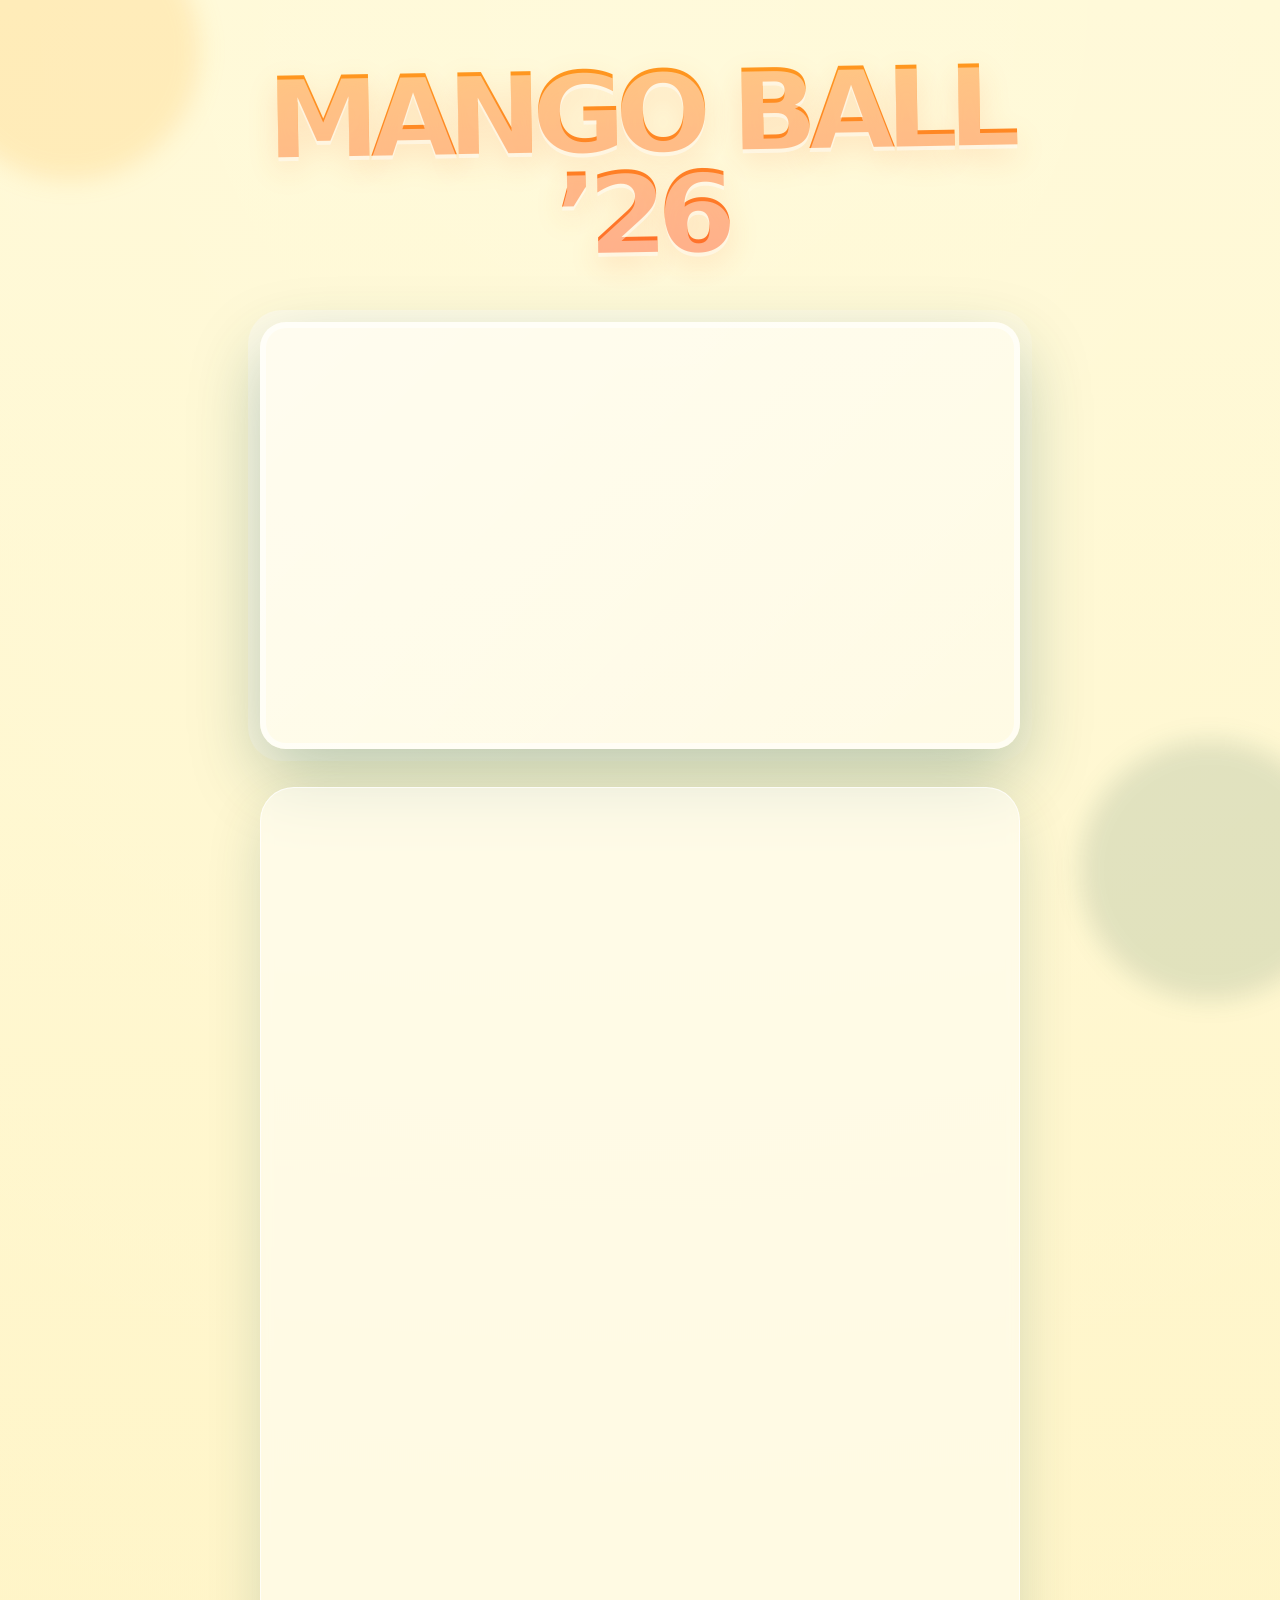
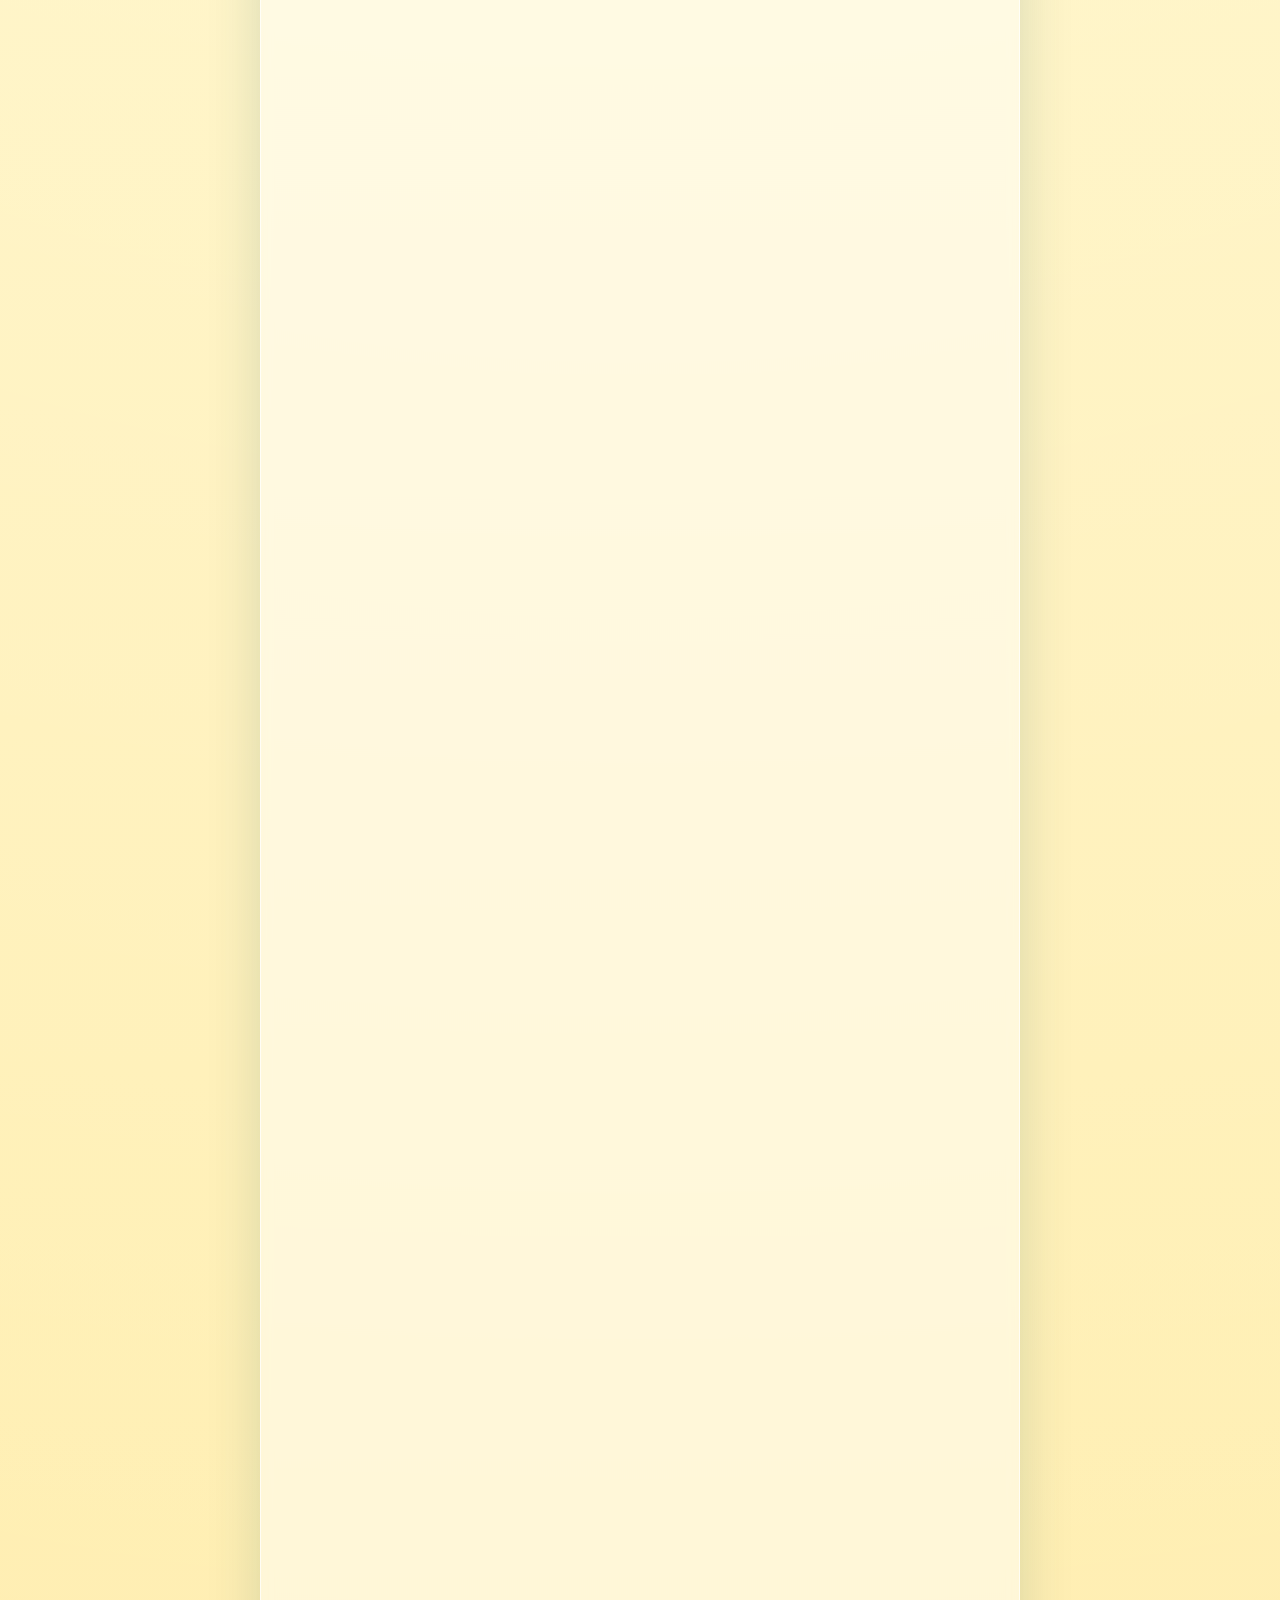
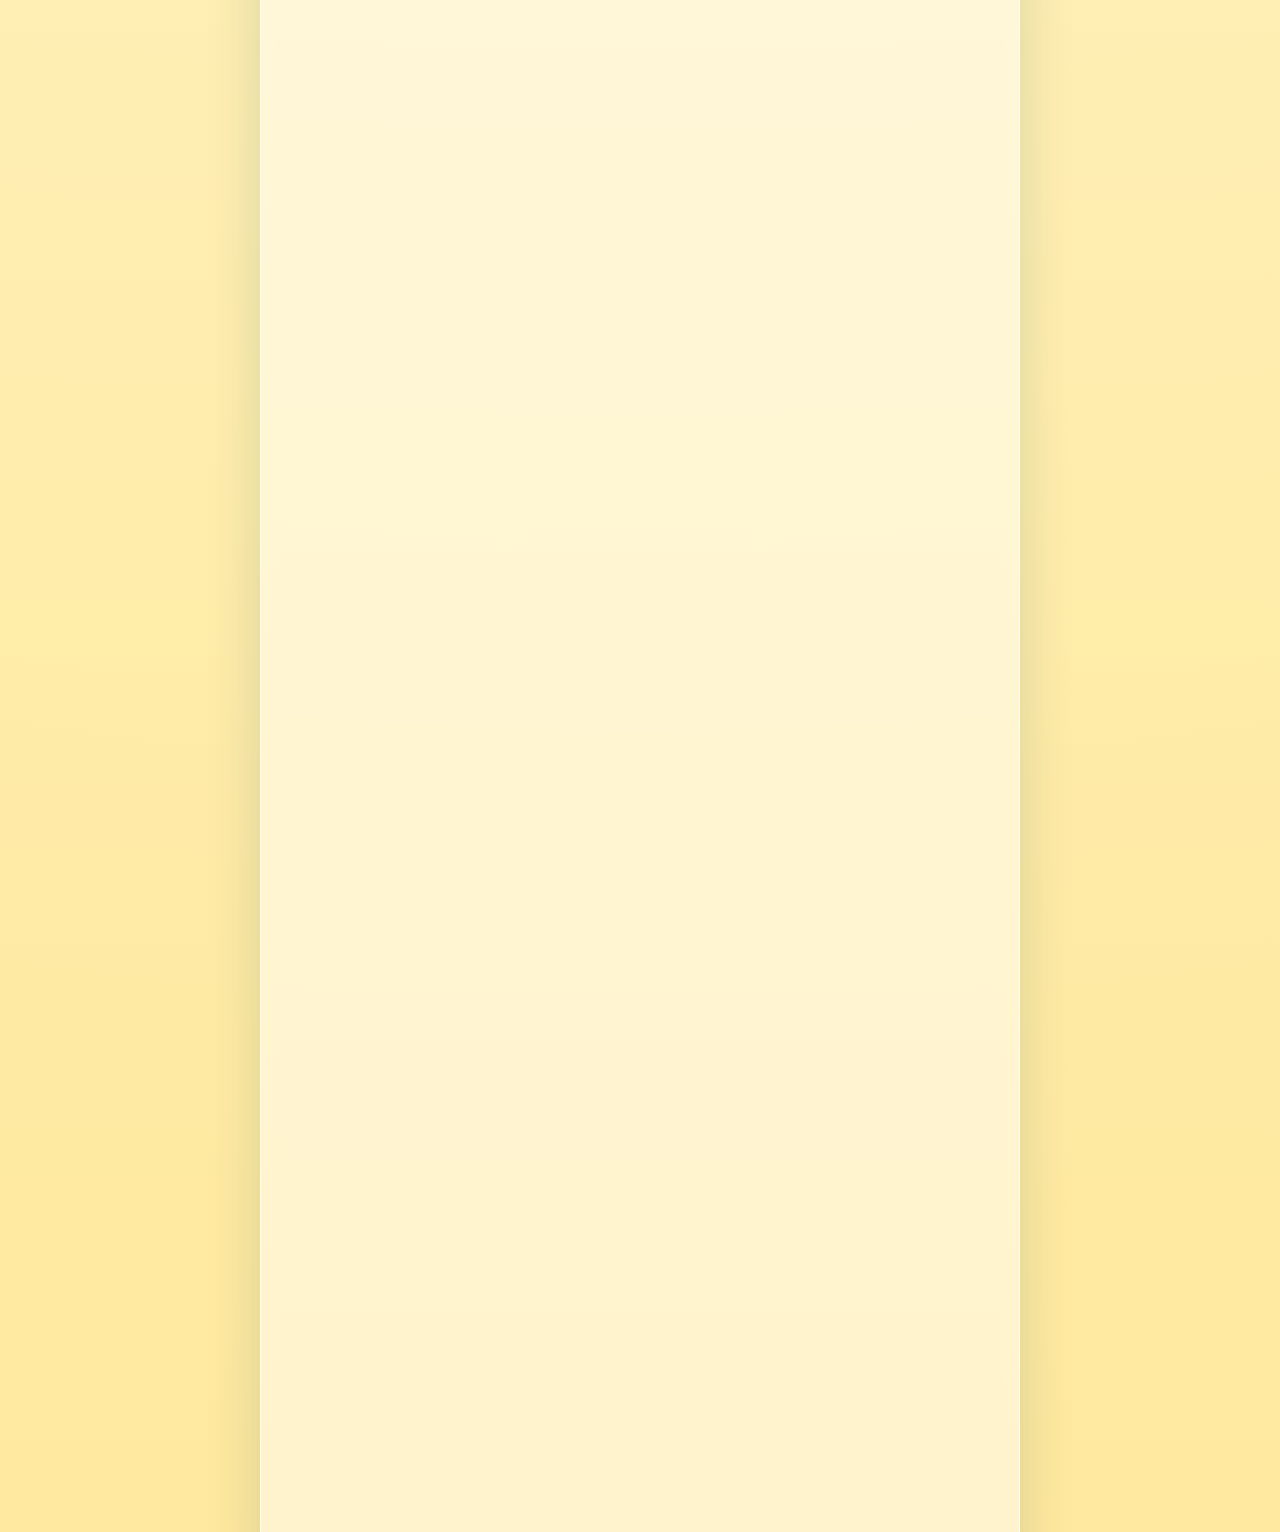
<file: index.html>
<!DOCTYPE html>
<html lang="en">
<head>
  <meta charset="UTF-8" />
  <meta name="viewport" content="width=device-width, initial-scale=1.0" />

  <title>Mango Ball 2026</title>

  <!-- Helps the YouTube embed connect a little faster -->
  <link rel="preconnect" href="https://www.youtube-nocookie.com" />
  <link rel="preconnect" href="https://www.youtube.com" />
  <link rel="preconnect" href="https://i.ytimg.com" />

  <style>
    :root {
      --mango: #ffb32c;
      --orange: #ff7a2f;
      --leaf: #0b4b3f;
    }

    * {
      box-sizing: border-box;
    }

    body {
      margin: 0;
      min-height: 100vh;
      font-family: system-ui, -apple-system, BlinkMacSystemFont, "Segoe UI", sans-serif;
      background:
        radial-gradient(circle at top, rgba(255,255,255,0.35), transparent 40%),
        linear-gradient(180deg, #fff7c8 0%, #ffd76c 100%);
      color: var(--leaf);
      overflow-x: hidden;
    }

    body::before,
    body::after {
      content: "";
      position: fixed;
      width: 260px;
      height: 260px;
      border-radius: 50%;
      filter: blur(12px);
      z-index: -1;
      pointer-events: none;
    }

    body::before {
      top: -80px;
      left: -60px;
      background: rgba(255, 179, 44, 0.18);
    }

    body::after {
      bottom: -100px;
      right: -60px;
      background: rgba(11, 75, 63, 0.12);
    }

    .page {
      width: min(100%, 980px);
      margin: 0 auto;
      padding: 24px 18px 42px;
      text-align: center;
    }

    .top {
      margin-bottom: 28px;
      padding: 20px 12px 4px;
    }

    .eyebrow {
      display: inline-block;
      padding: 9px 16px;
      border-radius: 999px;
      background: rgba(255,255,255,0.5);
      backdrop-filter: blur(6px);
      border: 1px solid rgba(255,255,255,0.65);
      font-size: 0.8rem;
      font-weight: 800;
      letter-spacing: 0.08em;
      text-transform: uppercase;
      box-shadow: 0 10px 24px rgba(255, 179, 44, 0.16);
    }

    h1 {
      margin: 18px 0 20px;
      font-size: clamp(3.3rem, 12vw, 7rem);
      line-height: 0.9;
      letter-spacing: -0.08em;
      text-transform: uppercase;
      background: linear-gradient(180deg, #ff9a1f 0%, #ff6d2d 100%);
      -webkit-background-clip: text;
      -webkit-text-fill-color: transparent;
      text-shadow:
        0 4px 0 rgba(255,255,255,0.45),
        0 12px 30px rgba(255, 122, 47, 0.18);
      transform: rotate(-1deg);
    }

    .button {
      display: inline-block;
      padding: 16px 30px;
      border-radius: 999px;
      background: linear-gradient(135deg, var(--leaf), #106b59);
      color: white;
      text-decoration: none;
      font-weight: 800;
      font-size: 1rem;
      box-shadow: 0 14px 30px rgba(11, 75, 63, 0.2);
      border: 2px solid rgba(255,255,255,0.25);
      transition: transform 0.2s ease, box-shadow 0.2s ease;
    }

    .button:hover {
      transform: translateY(-2px);
      box-shadow: 0 18px 36px rgba(11, 75, 63, 0.28);
    }

    /* Video */
    .video-section {
      width: min(100%, 760px);
      margin: 34px auto 34px;
      position: relative;
    }

    .video-section::before {
      content: "";
      position: absolute;
      inset: -12px;
      border-radius: 34px;
      background: linear-gradient(135deg, rgba(255,255,255,0.4), rgba(255,255,255,0.08));
      z-index: -1;
    }

    .video-frame {
      position: relative;
      width: 100%;
      aspect-ratio: 16 / 9;
      overflow: hidden;
      border-radius: 26px;
      box-shadow: 0 28px 70px rgba(11, 75, 63, 0.28);
      border: 6px solid rgba(255,255,255,0.55);
      background: rgba(255,255,255,0.35);
    }

    .video-frame iframe {
      position: absolute;
      inset: 0;
      width: 100%;
      height: 100%;
      border: 0;
    }

    /* Credits */
    .credits {
      width: min(100%, 760px);
      margin: 38px auto 0;
      padding: 30px 22px;
      border-radius: 34px;
      background: rgba(255,255,255,0.48);
      border: 1px solid rgba(255,255,255,0.72);
      box-shadow: 0 22px 54px rgba(11, 75, 63, 0.16);
      backdrop-filter: blur(6px);
      text-align: left;
      content-visibility: auto;
      contain-intrinsic-size: 1400px;
    }

    .credits h2 {
      margin: 0 0 8px;
      text-align: center;
      font-size: clamp(2.2rem, 7vw, 4.2rem);
      line-height: 0.95;
      letter-spacing: -0.06em;
      text-transform: uppercase;
      color: var(--orange);
    }

    .credits-intro {
      margin: 0 auto 28px;
      max-width: 620px;
      text-align: center;
      font-weight: 750;
      font-size: 1.05rem;
      line-height: 1.45;
    }

    .credits-grid {
      display: grid;
      grid-template-columns: repeat(2, minmax(0, 1fr));
      gap: 18px;
    }

    .credit-card {
      padding: 20px;
      border-radius: 22px;
      background: rgba(255,255,255,0.5);
      border: 1px solid rgba(255,255,255,0.75);
    }

    .credit-card.wide {
      grid-column: 1 / -1;
    }

    .credit-card h3 {
      margin: 0 0 12px;
      color: var(--orange);
      font-size: 1rem;
      letter-spacing: 0.04em;
      text-transform: uppercase;
    }

    .credit-card p,
    .credit-card ul {
      margin: 0;
      font-size: 0.98rem;
      line-height: 1.5;
    }

    .credit-card ul {
      list-style: none;
      padding: 0;
      columns: 2;
      column-gap: 26px;
    }

    .credit-card li {
      break-inside: avoid;
      margin-bottom: 5px;
    }

    .closing {
      margin: 28px auto 0;
      max-width: 720px;
      text-align: center;
      font-weight: 850;
      font-size: 1.15rem;
      line-height: 1.45;
    }

    /* Smaller flyer beneath credits */
    .flyer-wrap {
      width: min(100%, 420px);
      margin: 34px auto 0;
      position: relative;
    }

    .flyer-wrap::before {
      content: "";
      position: absolute;
      inset: -10px;
      border-radius: 28px;
      background: linear-gradient(135deg, rgba(255,255,255,0.4), rgba(255,255,255,0.08));
      z-index: -1;
    }

    .flyer {
      width: 100%;
      display: block;
      border-radius: 20px;
      box-shadow: 0 20px 46px rgba(11, 75, 63, 0.22);
      border: 5px solid rgba(255,255,255,0.55);
    }

    @media (max-width: 700px) {
      .page {
        padding: 14px 8px 28px;
      }

      .top {
        padding: 8px 8px 0;
        margin-bottom: 18px;
      }

      .eyebrow {
        font-size: 0.72rem;
        padding: 8px 13px;
      }

      h1 {
        margin: 14px auto 18px;
        font-size: clamp(2.7rem, 14.5vw, 4.6rem);
        letter-spacing: -0.075em;
        line-height: 0.92;
        max-width: 95vw;
      }

      .button {
        width: min(100%, 360px);
        padding: 15px 20px;
        font-size: 0.95rem;
      }

      .video-section {
        width: min(100%, 360px);
        margin-top: 26px;
        margin-bottom: 30px;
      }

      .video-section::before {
        inset: -7px;
        border-radius: 22px;
      }

      .video-frame {
        border-radius: 16px;
        border-width: 4px;
      }

      .credits {
        width: min(100%, 360px);
        margin-top: 30px;
        padding: 22px 14px;
        border-radius: 24px;
      }

      .credits-grid {
        grid-template-columns: 1fr;
        gap: 14px;
      }

      .credit-card {
        padding: 16px;
        border-radius: 18px;
      }

      .credit-card ul {
        columns: 1;
      }

      .flyer-wrap {
        width: min(100%, 300px);
        margin-top: 28px;
      }

      .flyer-wrap::before {
        inset: -7px;
        border-radius: 22px;
      }

      .flyer {
        border-radius: 16px;
        border-width: 4px;
      }
    }
  </style>
</head>

<body>
  <main class="page">
    
    <section class="top">
      <h1>Mango Ball ’26</h1>


    </section>

    <section class="video-section" aria-label="Mango Ball video">
      <div class="video-frame">
        <iframe
          src="https://www.youtube-nocookie.com/embed/F3c6nmSqf4I?rel=0&modestbranding=1&playsinline=1"
          title="Mango Ball video"
          loading="lazy"
          allow="accelerometer; autoplay; clipboard-write; encrypted-media; gyroscope; picture-in-picture; web-share"
          referrerpolicy="strict-origin-when-cross-origin"
          allowfullscreen>
        </iframe>
      </div>
    </section>

    <section class="credits" aria-labelledby="credits-title">
      <h2 id="credits-title">Thank You</h2>

      <p class="credits-intro">
        This year we had 70+ individuals and businesses help make Mango Ball happen. Endless love and gratitude to everyone who helped, everyone who participated in the raffle, and everyone who came and danced with us.
      </p>

      <div class="credits-grid">
        <article class="credit-card">
          <h3>Venue</h3>
          <p>Logan Moises</p>
        </article>

        <article class="credit-card">
          <h3>DJs</h3>
          <ul>
            <li>Cereza</li>
            <li>Pressure Point</li>
            <li>Saturnsarii</li>
            <li>Pink Bone</li>
            <li>Java Plum</li>
            <li>Duun</li>
            <li>Fear of Corners</li>
            <li>Egyptian Helicopter</li>
            <li>Xilla</li>
          </ul>
        </article>

        <article class="credit-card">
          <h3>Flyer</h3>
          <p>Shelby Slayden</p>
        </article>

        <article class="credit-card">
          <h3>Audio Visual</h3>
          <ul>
            <li>Victor Princiotta — Wave Ray Productions</li>
            <li>Gavin J Burnett</li>
            <li>Derek Gabaldon</li>
            <li>Nick Harrington</li>
            <li>Benjamin Chomitz</li>
          </ul>
        </article>

        <article class="credit-card wide">
          <h3>Art</h3>
          <ul>
            <li>Penny Crane — Mango Disco Balls</li>
            <li>Jennie Perri &amp; Fernando Torres — Fortune Booth</li>
            <li>Marlee Gleiberman &amp; Adriana Riley — Mango Tree Sculpture</li>
            <li>Catherine Crotty — Wish Station</li>
            <li>Benjamin Chomitz — Mango Cam photos</li>
            <li>Allyssa Cili — Miniature Bug Mango Disco</li>
            <li>Amanda Lewan — Mango Mirrors</li>
            <li>Sara Haley — Mango-toe Booth</li>
            <li>Cory Penca — Mango Dome</li>
            <li>CC &amp; Shelby Slayden — Syd the Seed</li>
            <li>O, Miami — Mango Poems &amp; Fruit Stickers</li>
            <li>Monica Berra — Fruit picker lamps</li>
            <li>Derek Gabaldon — DJ Booth Spinning Logo Projection</li>
            <li>Francesca Hawthorne — Poem box</li>
            <li>Jared Simon — Make up your own title jared</li>
            <li>Kayla Delacerda — Mango Video Projections</li>
          </ul>
        </article>

        <article class="credit-card">
          <h3>Silent Art Auction</h3>
          <ul>
            <li>Jayme Kaye Gershen</li>
            <li>Orlando Castro</li>
            <li>Magnus Sodamin</li>
            <li>Thomas Bils</li>
            <li>Sam Speed</li>
            <li>Benjamin Chomitz</li>
          </ul>
        </article>

        <article class="credit-card">
          <h3>Decor</h3>
          <ul>
            <li>Catherine Crotty</li>
            <li>Penny Crane</li>
            <li>Derek Gabaldon</li>
            <li>Victor Princiotta — Wave Ray Productions</li>
            <li>Emery Matson</li>
            <li>Logan Moises</li>
            <li>Laura Hinkes</li>
            <li>Marlee Gleiberman</li>
            <li>Adriana Riley</li>
          </ul>
        </article>

        <article class="credit-card">
          <h3>Fundraiser Art Raffle</h3>
          <ul>
            <li>Magnus Sodamin</li>
            <li>James Jackman</li>
            <li>Thomas Bils</li>
            <li>Benjamin Chomitz</li>
          </ul>
        </article>

        <article class="credit-card wide">
          <h3>Food and Drink</h3>
          <ul>
            <li>Sam Kraft — Chawargaritas, coolers, ice &amp; custom color changing mood cups</li>
            <li>Marshall Hendrickson &amp; Valeria Alvarez/Peel — Mango soft serve</li>
            <li>Sam Speed — Empanadas</li>
            <li>CC &amp; Kris Wessel — Sandwiches</li>
            <li>Alan Alarcon/Cardinal Film Lab — Water jugs</li>
            <li>Christian Kamrath &amp; Ana Tarano — Water bottles</li>
            <li>Jennie Perri — Mango jello shots</li>
            <li>Marin Dearie — Tajin jello shots</li>
            <li>Amanda Lewan — Mango sticky rice</li>
            <li>Megan Diaz — Mango fizz</li>
            <li>Natasha Tomchin/Beatriz Chachamovits — Mango cheesecake</li>
            <li>Simon Caicedo/El Bagel — Bagels</li>
            <li>Fernando Diaz — Spanish Tortilla</li>
            <li>Bella Reyes — Boiled peanut mango salsa</li>
            <li>Katie Reid — Beer keg</li>
            <li>Mystery! Who made this? — Butter mochi</li>
            <li>Lucas Cravero — BRĒZ</li>
            <li>Evan Marcus — Chawar</li>
            <li>Jayme Kaye Gershen — Mango bread</li>
            <li>James Jackman — Pizza</li>
            <li>Kelsey Flitter — Lychee martini</li>
            <li>Sarah Hinkes — Mango shells</li>
            <li>Janet Penca — Mango Salsa</li>
            <li>Bagel — Mango cocktail thing</li>
            <li>Adam Gersten — Bar support</li>
          </ul>
        </article>

        <article class="credit-card wide">
          <h3>Set Up</h3>
          <ul>
            <li>Adriana Riley</li>
            <li>Alan Alarcon</li>
            <li>Alejandro Villegas</li>
            <li>Allyssa Cili</li>
            <li>Amanda Lewan</li>
            <li>Ana Paz</li>
            <li>Beatriz Chachamovits</li>
            <li>Bella Reyes</li>
            <li>Benjamin Chomitz</li>
            <li>Bradley Schneider</li>
            <li>Cailen Caplan</li>
            <li>Catherine Crotty</li>
            <li>CC</li>
            <li>Cory Penca</li>
            <li>Derek Gabaldon</li>
            <li>Emery Matson</li>
            <li>Fernando Diaz</li>
            <li>Fernando Torres</li>
            <li>Haiwen</li>
            <li>Hannah Blizzard</li>
            <li>Jared Simon</li>
            <li>Jennie Perri</li>
            <li>Kris Wessel</li>
            <li>Lauren Reilly</li>
            <li>Logan Moises</li>
            <li>Marin Dearie</li>
            <li>Marlee Gleiberman</li>
            <li>Marlon Ammann</li>
            <li>Megan Diaz</li>
            <li>Monica Berra</li>
            <li>Naomi Davis</li>
            <li>Natasha Portuondo</li>
            <li>Nick Harrington</li>
            <li>Penny Crane</li>
            <li>Sam Kraft</li>
            <li>Sam Speed</li>
            <li>Sandy Heyaime</li>
            <li>Sara Haley</li>
            <li>Sarah Hinkes</li>
            <li>Shelby Slayden</li>
            <li>Thomas Bils</li>
          </ul>
        </article>

        <article class="credit-card wide">
          <h3>Break Down and Clean Up</h3>
          <ul>
            <li>Adriana Riley</li>
            <li>Alejandro Villegas</li>
            <li>Alexander Hayes</li>
            <li>Alexis Reynolds</li>
            <li>Amanda Lewan</li>
            <li>Ana Tarano</li>
            <li>Benjamin Chomitz</li>
            <li>Cailen Caplan</li>
            <li>Catherine Crotty</li>
            <li>Corinna Wollmann</li>
            <li>Cory Penca</li>
            <li>Derek Gabaldon</li>
            <li>Fernando Torres</li>
            <li>Haiwen</li>
            <li>Jared Simon</li>
            <li>Jennie Perri</li>
            <li>Lauren Reilly</li>
            <li>Logan Moises</li>
            <li>Marlee Gleiberman</li>
            <li>Megan Diaz</li>
            <li>Monica Berra</li>
            <li>Monica Rasmussen</li>
            <li>Natasha Portuondo</li>
            <li>Nick Harrington</li>
            <li>Penny Crane</li>
            <li>Sam Kraft</li>
            <li>Sam Speed</li>
            <li>Sandy Heyaime</li>
            <li>Sara Haley</li>
            <li>Sarah Hinkes</li>
            <li>Shelby Slayden</li>
            <li>Victor Princiotta</li>
          </ul>
        </article>
      </div>

      <p class="closing">
        If we missed anyone we are sorry and we love you!<br />
        Mango Ball Forever
      </p>
    </section>

    <section class="flyer-wrap" aria-label="Mango Ball flyer">
      <img
        class="flyer"
        src="Mango_Ball2026small.JPG"
        alt="Mango Ball 2026 flyer"
        loading="lazy"
        decoding="async"
      />
    </section>
  </main>
</body>
</html>
</file>
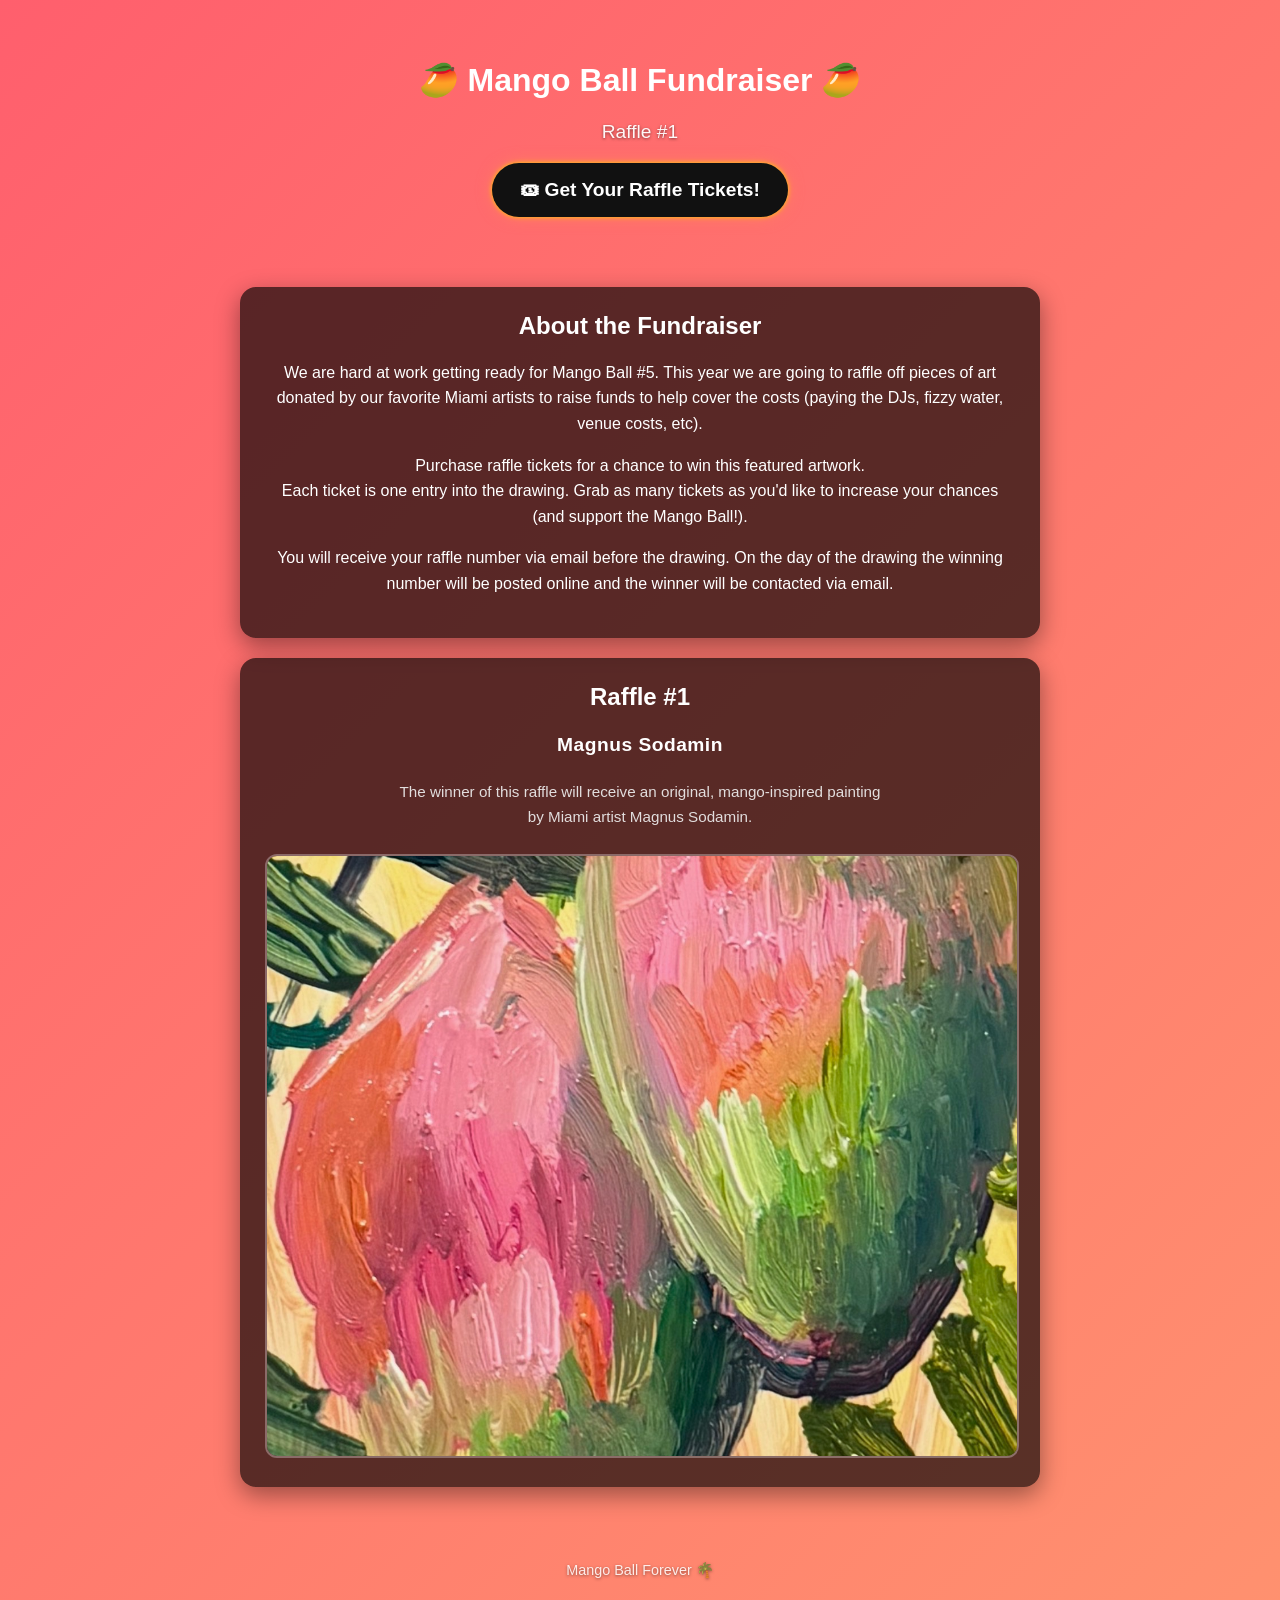
<file: raffle1.html>
<!DOCTYPE html>
<html lang="en">
<head>
  <meta charset="UTF-8" />
  <meta name="viewport" content="width=device-width, initial-scale=1.0" />
  <title>Mango Ball Raffle</title>

  <!-- Link to external CSS -->
  <link rel="stylesheet" href="style.css">
</head>

<body>

  <header>
    <h1>🥭 Mango Ball Fundraiser 🥭</h1>
    <p>Raffle #1</p>

    <div class="cta-top">
      <a href="https://www.zeffy.com/en-US/ticketing/mango-ball-2026-fundraiser-art-raffle" target="_blank">
        🎟 Get Your Raffle Tickets!
      </a>
    </div>
  </header>

  <div class="container">

    <div class="card">
      <h2>About the Fundraiser</h2>
      <p>
        We are hard at work getting ready for Mango Ball #5. 
        This year we are going to raffle off pieces of art donated by our favorite 
        Miami artists to raise funds to help cover the costs (paying the DJs, fizzy water, venue costs, etc).
      </p>
      <p> Purchase raffle tickets for a chance to win this featured artwork.<br>
        Each ticket is one entry into the drawing.
       Grab as many tickets as you'd like to increase your chances (and support the Mango Ball!).</p>
      <p>You will receive your raffle number via email before the drawing. On the day of the drawing the winning number will be posted online and the winner will be contacted via email.</p></o>
    </div>


    <div class="card art-section">
      <h2>Raffle #1</h2>
      <p class="artist-name">Magnus Sodamin</p>
      <p class="art-description">
      The winner of this raffle will receive an original, mango-inspired painting by Miami artist Magnus Sodamin. 
      </p>
      <img src="magnus.jpg" alt="Artwork by Magnus Sodamin">
    </div>

  </div>

  <footer>
    <p>Mango Ball Forever 🌴</p>
  </footer>

</body>
</html>
</file>
<file: style.css>
/* Global styles */
body {
  margin: 0;
  font-family: 'Arial', sans-serif;
  background: linear-gradient(135deg, #ff5f6d, #ffc371, #00c9a7);
  background-size: 400% 400%;
  animation: gradientShift 12s ease infinite;
  color: #fff;
  text-align: center;
}

@keyframes gradientShift {
  0% { background-position: 0% 50%; }
  50% { background-position: 100% 50%; }
  100% { background-position: 0% 50%; }
}

/* Header */
header {
  padding: 40px 20px 20px;
}

header h1 {
  white-space: nowrap;
}

header p {
  margin-top: 10px;
  font-size: 1.2rem;
  opacity: 0.95;
  text-shadow: 0 1px 3px rgba(0,0,0,0.5);
}

/* CTA button */
.cta-top {
  margin: 20px 0 10px;
}

.cta-top a {
  display: inline-block;
  padding: 16px 28px;
  background: #111;
  color: #fff;
  text-decoration: none;
  font-size: 1.2rem;
  font-weight: bold;
  border-radius: 999px;
  box-shadow:
    0 0 5px #ffcc00,
    0 0 15px #ff7e5f;
  transition: transform 0.2s, box-shadow 0.2s;
}

.cta-top a:hover {
  transform: scale(1.05);
  box-shadow:
    0 0 10px #fff,
    0 0 25px #ff7e5f;
}

/* Layout */
.container {
  padding: 20px;
  max-width: 800px;
  margin: auto;
}

.card {
  background: rgba(0,0,0,0.65);
  border-radius: 16px;
  padding: 25px;
  margin: 20px 0;
  box-shadow: 0 8px 25px rgba(0,0,0,0.4);
}

.card h2 {
  margin-top: 0;
}

.card p {
  line-height: 1.6;
}

/* YouTube video embed */
.video-section {
  width: 100%;
  max-width: 800px;
  margin: 28px auto 28px;
  padding: 0 20px;
  box-sizing: border-box;
}

.video-frame {
  position: relative;
  width: 100%;
  aspect-ratio: 16 / 9;
  overflow: hidden;
  border-radius: 16px;
  border: 2px solid rgba(255,255,255,0.35);
  box-shadow: 0 8px 25px rgba(0,0,0,0.4);
  background: rgba(0,0,0,0.65);
}

.video-frame iframe {
  position: absolute;
  inset: 0;
  width: 100%;
  height: 100%;
  border: 0;
}

/* Credits */
.credits {
  background: rgba(0,0,0,0.65);
  border-radius: 16px;
  padding: 25px;
  margin: 20px 0;
  box-shadow: 0 8px 25px rgba(0,0,0,0.4);
  text-align: left;
}

.credits h2 {
  margin-top: 0;
  text-align: center;
}

.credits-intro,
.closing {
  text-align: center;
  line-height: 1.6;
}

.credits-grid {
  display: grid;
  grid-template-columns: 1fr 1fr;
  gap: 16px;
}

.credit-card {
  background: rgba(255,255,255,0.12);
  border: 1px solid rgba(255,255,255,0.22);
  border-radius: 14px;
  padding: 18px;
}

.credit-card.wide {
  grid-column: 1 / -1;
}

.credit-card h3 {
  margin-top: 0;
  margin-bottom: 10px;
  color: #ffc371;
  text-transform: uppercase;
  letter-spacing: 0.04em;
  font-size: 1rem;
}

.credit-card p,
.credit-card ul {
  margin: 0;
  line-height: 1.55;
}

.credit-card ul {
  list-style: none;
  padding: 0;
  columns: 2;
  column-gap: 24px;
}

.credit-card li {
  break-inside: avoid;
  margin-bottom: 5px;
}

/* Artwork / flyer */
.art-section img,
.flyer {
  width: 100%;
  border-radius: 12px;
  max-height: 600px;
  object-fit: cover;
  border: 2px solid rgba(255,255,255,0.3);
  margin-top: 10px;
}

/* Smaller flyer beneath credits */
.flyer-wrap {
  width: 100%;
  max-width: 420px;
  margin: 28px auto 0;
  padding: 0 20px;
  box-sizing: border-box;
}

.flyer-wrap .flyer {
  max-height: none;
  object-fit: contain;
  box-shadow: 0 8px 25px rgba(0,0,0,0.35);
}

/* Artist name */
.artist-name {
  margin-top: 10px;
  font-size: 1.2rem;
  font-weight: 600;
  letter-spacing: 0.5px;
  color: #ffffff;
}

/* Artist description */
.art-description {
  margin-top: 8px;
  font-size: 0.95rem;
  line-height: 1.5;
  opacity: 0.9;
  color: #f1f1f1;
  max-width: 500px;
  margin-left: auto;
  margin-right: auto;
}

/* Footer */
footer {
  padding: 20px;
  font-size: 0.9rem;
  opacity: 0.85;
  text-shadow: 0 1px 3px rgba(0,0,0,0.5);
}

/* Mobile */
@media (max-width: 600px) {
  header {
    padding: 28px 14px 14px;
  }

  header h1 {
    font-size: 1.7rem;
    line-height: 1.1;
  }

  header p {
    font-size: 1rem;
  }

  .cta-top a {
    width: 90%;
    box-sizing: border-box;
    font-size: 1rem;
    padding: 14px 20px;
  }

  .container {
    padding: 14px;
  }

  .card,
  .credits {
    padding: 18px;
    margin: 16px 0;
  }

  .video-section {
    max-width: 420px;
    margin: 20px auto 22px;
    padding: 0 14px;
  }

  .video-frame {
    border-radius: 14px;
  }

  .credits-grid {
    grid-template-columns: 1fr;
    gap: 12px;
  }

  .credit-card {
    padding: 15px;
  }

  .credit-card ul {
    columns: 1;
  }

  .flyer-wrap {
    max-width: 330px;
    padding: 0 14px;
  }
}
</file>
